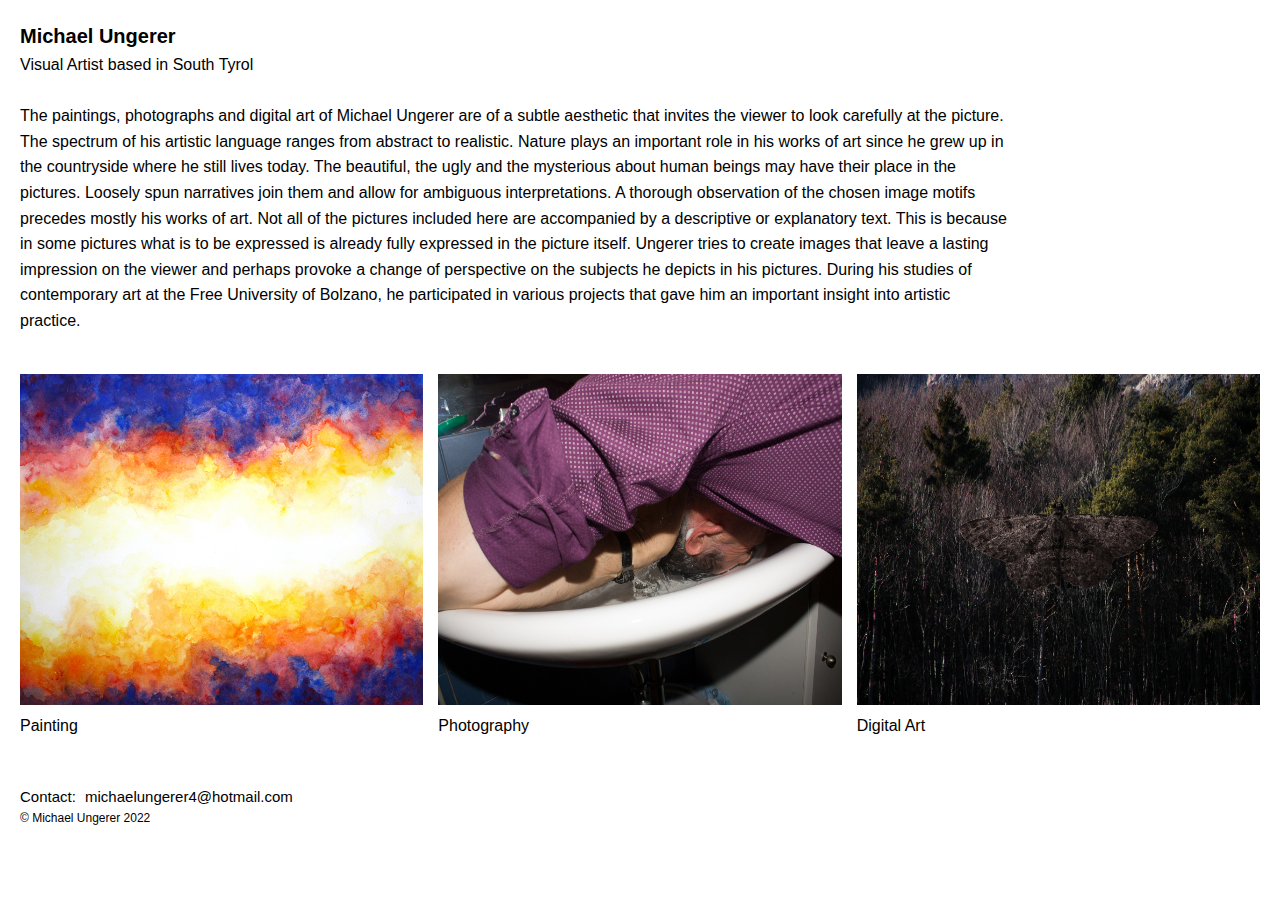
<file: index.html>
<!DOCTYPE html>
<html>
<head>
    <meta name="viewport" content="width=device-width, initial-scale=1.0">
    <title>Michael Ungerer</title>
    
    <link href="styles.css" rel="stylesheet">
    </head>
    
    <body>
        <div class="main">
            <div class="parent">
                <div class="childtext">
                    <h1 style="font-size: 20px;">Michael Ungerer</h1>
                    <p>Visual Artist based in South Tyrol</p>
                    <br>
                    <p>The paintings, photographs and digital art of Michael Ungerer are of a subtle aesthetic that invites the viewer to look carefully at the picture. 
                       The spectrum of his artistic language ranges from abstract to realistic. Nature plays an important role in his works of art since he grew up 
                       in the countryside where he still lives today. The beautiful, the ugly and the mysterious about human beings may have their place in the pictures. 
                       Loosely spun narratives join them and allow for ambiguous interpretations. A thorough observation of the chosen image motifs precedes mostly
                       his works of art. Not all of the pictures included here are accompanied by a descriptive or explanatory text. This is because in some pictures 
                       what is to be expressed is already fully expressed in the picture itself. Ungerer tries to create images that leave a lasting impression on 
                       the viewer and perhaps provoke a change of perspective on the subjects he depicts in his pictures. During his studies of contemporary art at 
                       the Free University of Bolzano, he participated in various projects that gave him an important insight into artistic practice.
                   </p>
                </div>
                
                <div class="child"><a href="Painting.html"> 
                    <img src="img/IMG_0663.jpg" alt="Aquarell"><span class="linktext">Painting</span></a></div>
                
                <div class="child"><a href="Photography.html"> 
                    <img src="img/sette_buchi_Michael UngererIMG_0421.jpg" alt="foto"><span class="linktext">Photography</span></a></div>
                
                
                <div class="child"><a href="Digitalart.html"> 
                    <img src="img/Schneiderrr.jpg" alt="moth"><span class="linktext">Digital Art</span></a></div>
            </div>
    
            </div>
        
           
            
       
        <div class="footer">
            <span>Contact: </span>
            <a href="mailto:michaelungerer4@hotmail.com" class="email-link">michaelungerer4@hotmail.com</a>
            <p style="font-size: 12px">© Michael Ungerer 2022</p>
            </div>
    </body>
</html>
</file>
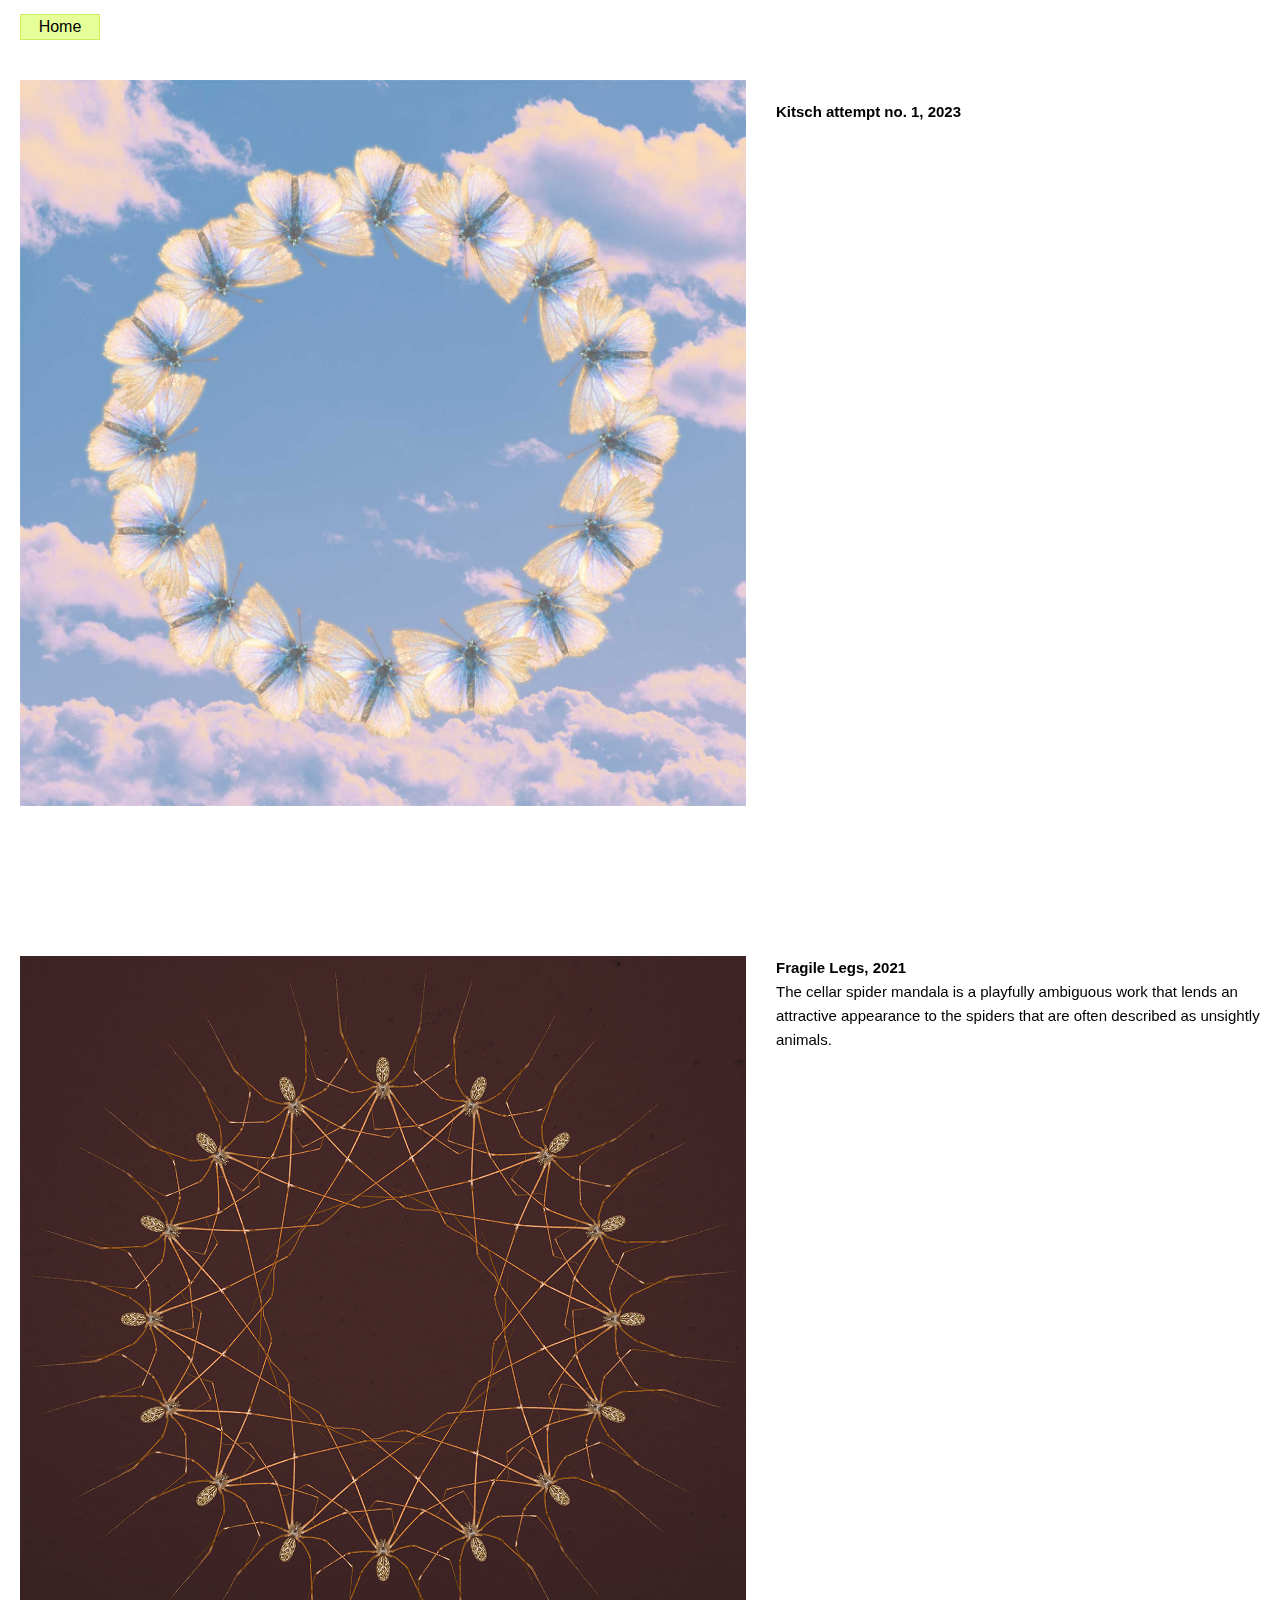
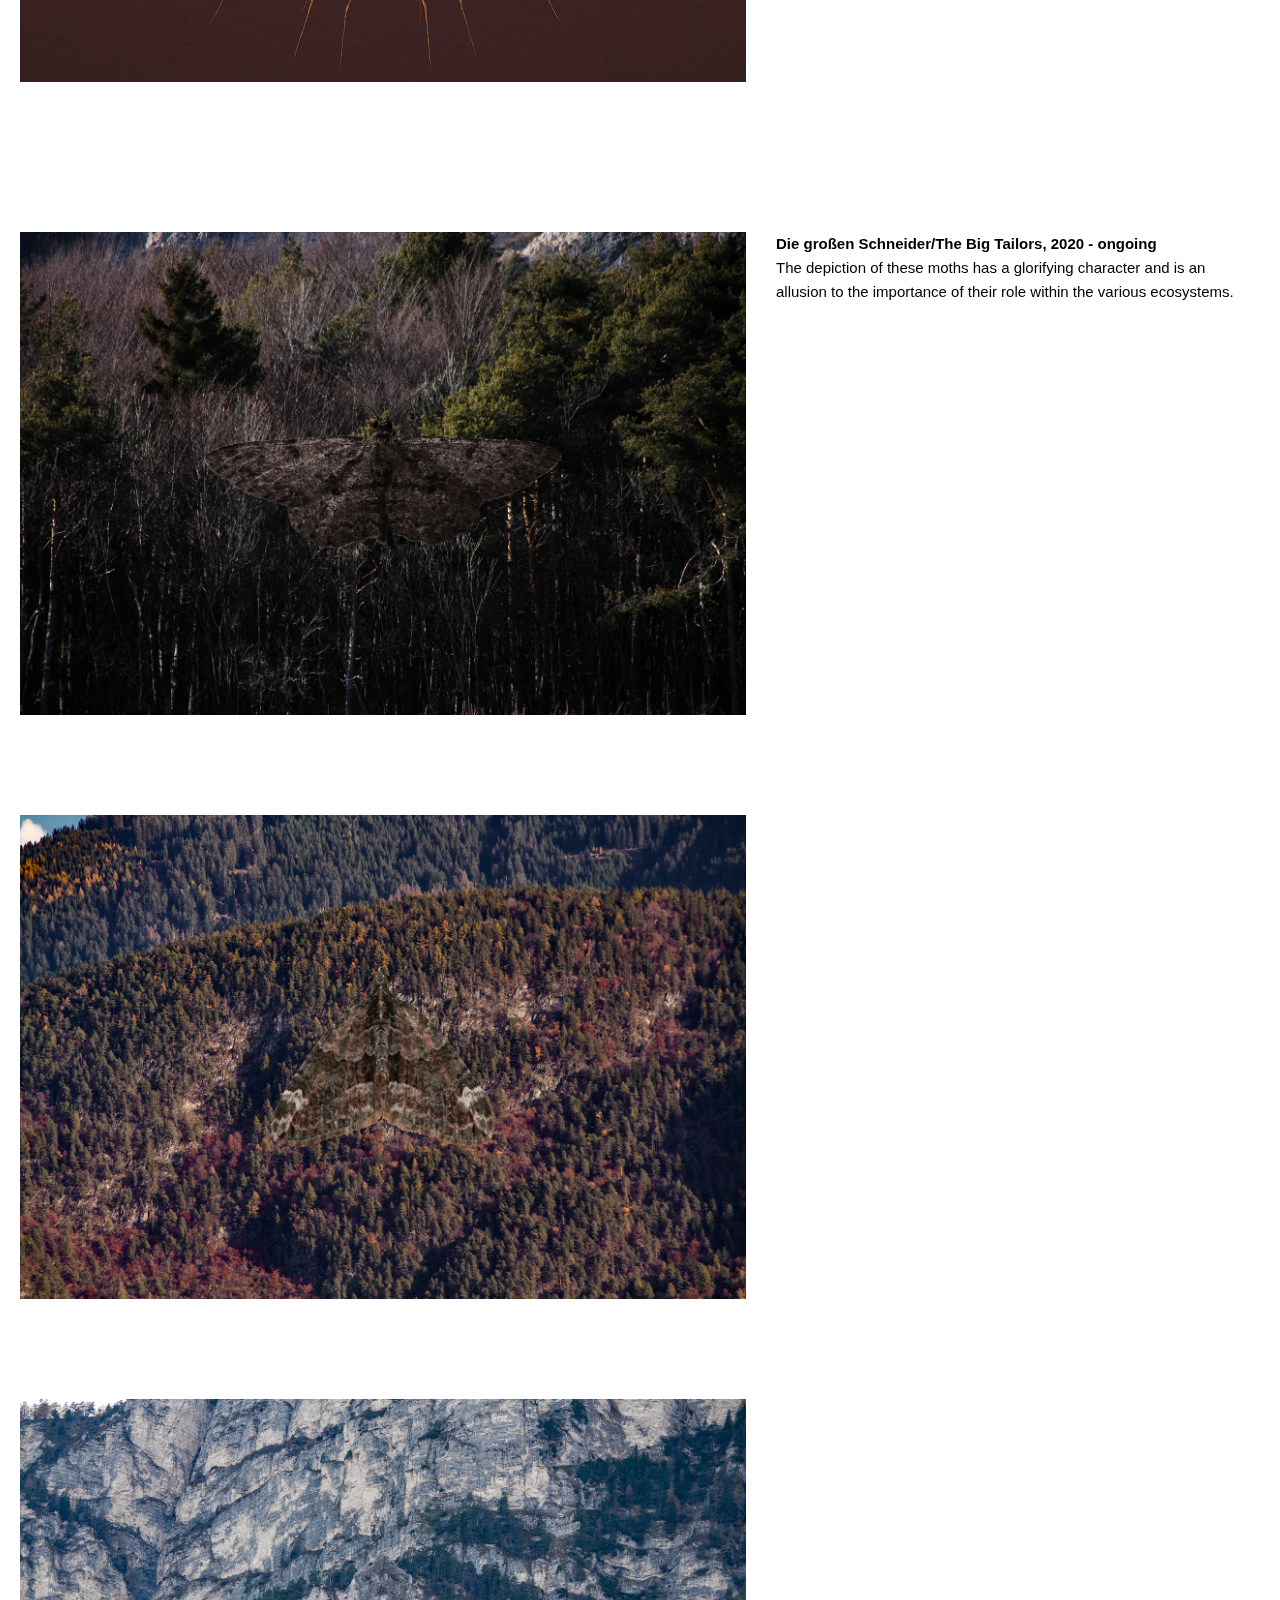
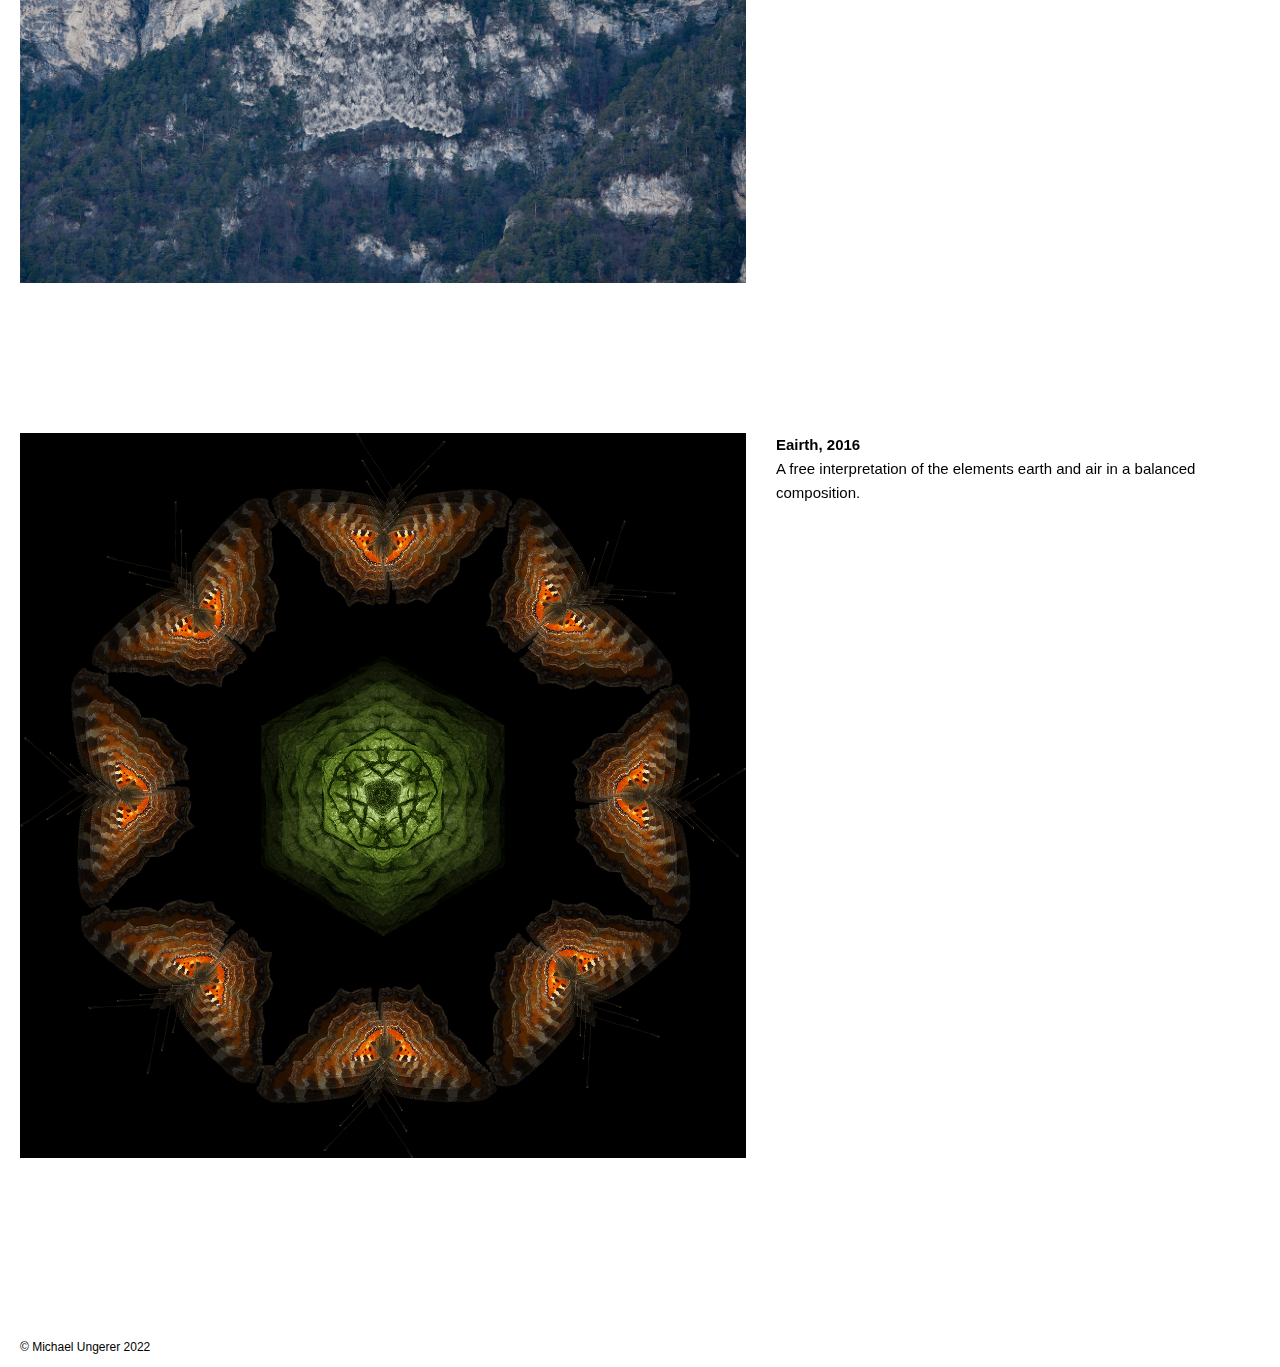
<file: Digitalart.html>
<!DOCTYPE html>
<html>
<head>
    <meta name="viewport" content="width=device-width, initial-scale=1.0">
    <title>Digital Art - Michael Ungerer</title>
    <meta charset="utf-8">
    <meta name="viewport" content="width=device-width, initial-scale=1">
    <link href="styles.css" rel="stylesheet">
    </head>
    
    <body>
        
        <div class="main2">
        <div class="header">
        <a href="index.html">
            <div class="Home">
            <div class="text-home">Home</div>
            </div>
        </a>
            </div>
            
               <div class="colcontainer">
                   <div class="textparent">
          <div id="stickytext">
          <span style="font-weight: bold">Kitsch attempt no. 1, 2023</span>
            <p> 
            </p>
        </div>
        </div>
            
            <div class="bild">
            <div class="imageok"><img src="img/schmetterling" alt="schmetterling"></div>
        </div>
        </div>
        
            
            <div class="colcontainer">
                   <div class="textparent">
          <div id="stickytext">
          <span style="font-weight: bold">Fragile Legs, 2021</span>
            <p>The cellar spider mandala is a playfully ambiguous work that lends an attractive appearance to the spiders that are often described as unsightly animals.
            </p>
        </div>
        </div>
            
            <div class="bild">
             <div class="imageok"><img src="img/spinne mandala.jpg" alt="spidermandala"></div>
        </div>
        </div>
            
            <div class="colcontainer">
                 <div class="textparent">
          <div id="stickytext">
          <span style="font-weight: bold">Die großen Schneider/The Big Tailors, 2020 - ongoing</span>
            <p>The depiction of these moths has a glorifying character and is an allusion to the importance of their role within the various ecosystems.
            </p>
        </div>
        </div> 
                <div class="bild">
            <div class="imageok"><img src="img/Schneiderrr.jpg" alt="Moth and forest"></div>
            <div class="imageok"><img src="img/Schneider2 ok stop.jpg" alt="Moth"></div>
            <div class="imageok"><img src="img/Schneider 4 ok.jpg" alt="Moth"></div>  
        </div>
            </div>
            
            
             <div class="colcontainer">
                   <div class="textparent">
          <div id="stickytext">
          <span style="font-weight: bold">Eairth, 2016</span>
            <p>A free interpretation of the elements earth and air in a balanced composition.
            </p>
        </div>
        </div>
            
        <div class="bild">
            <div class="imageok"><img src="img/betterflyy.jpg" alt="butterflymandala"></div> 
        </div>
        </div>
            
            
            
           
             </div>
        
        <div class="footer"><p style="font-size: 12px">© Michael Ungerer 2022</p>
            </div>
    
    
    </body>
    </html>
</file>
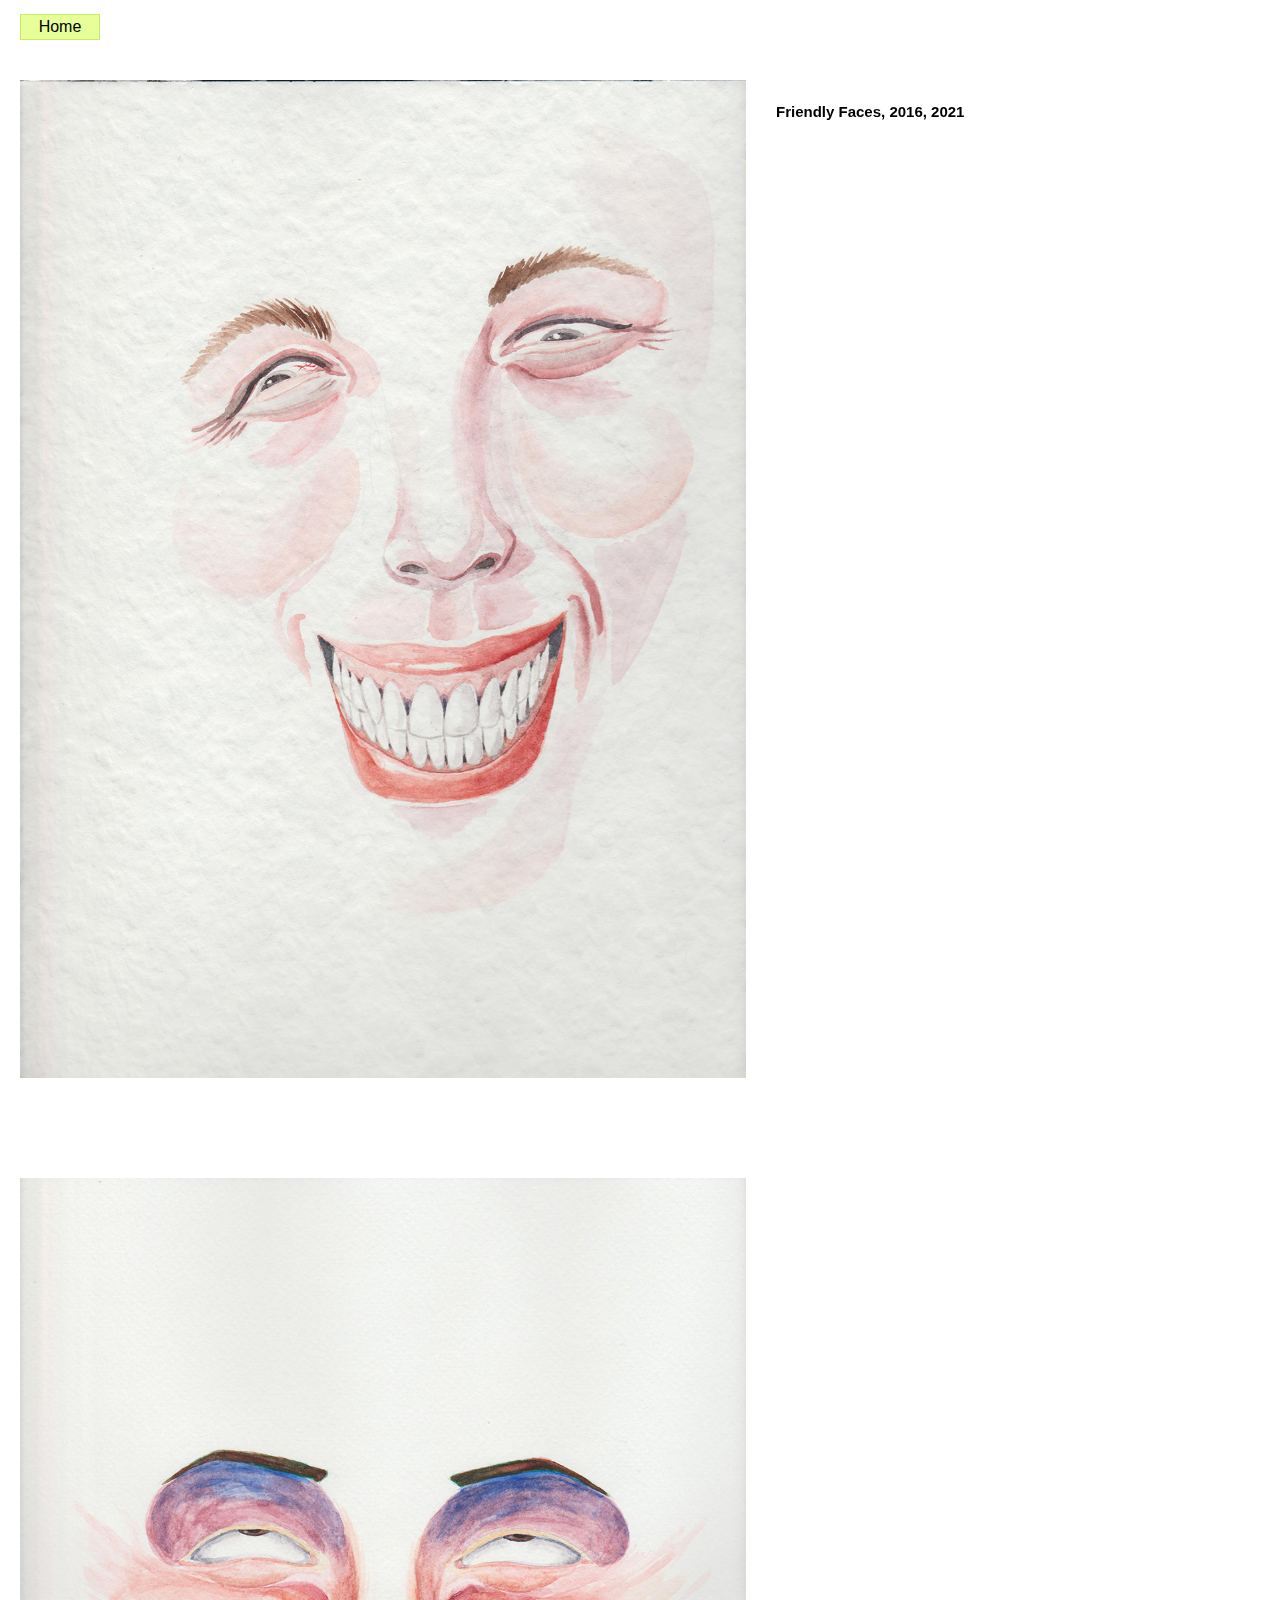
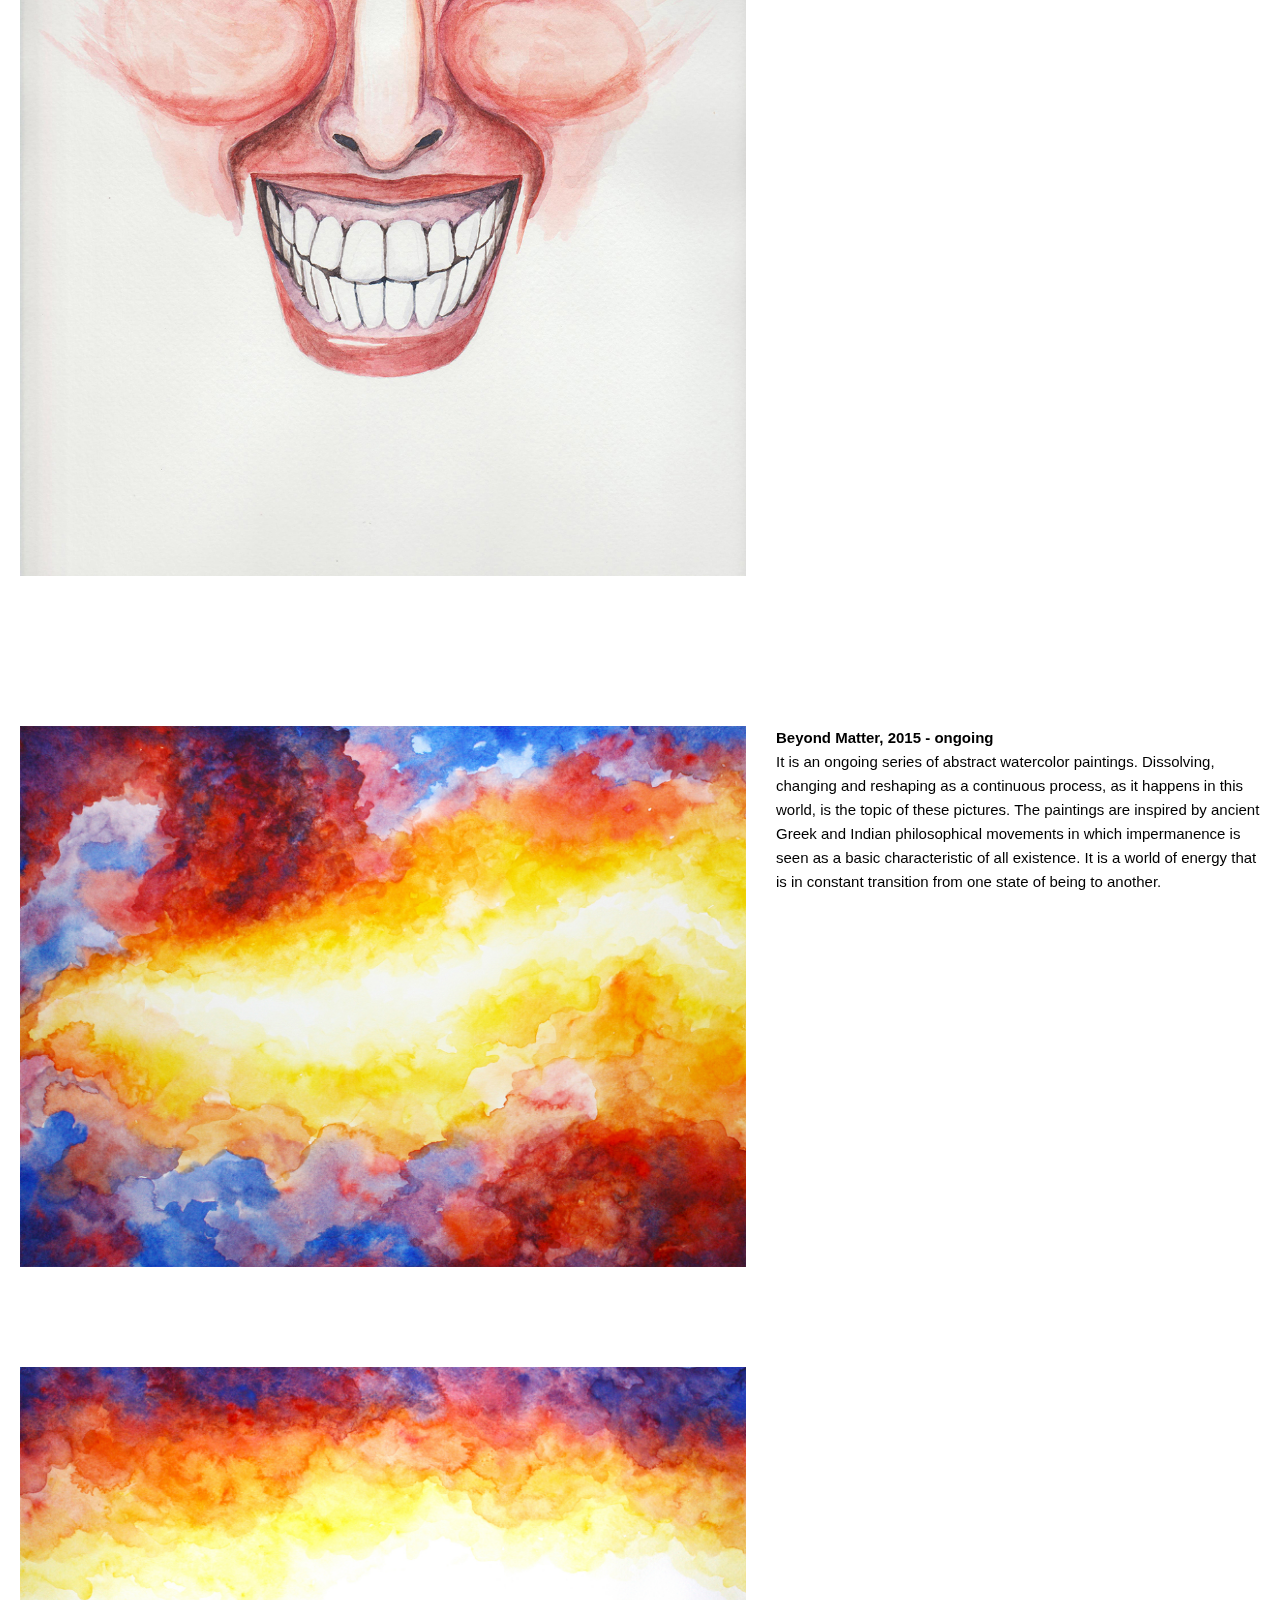
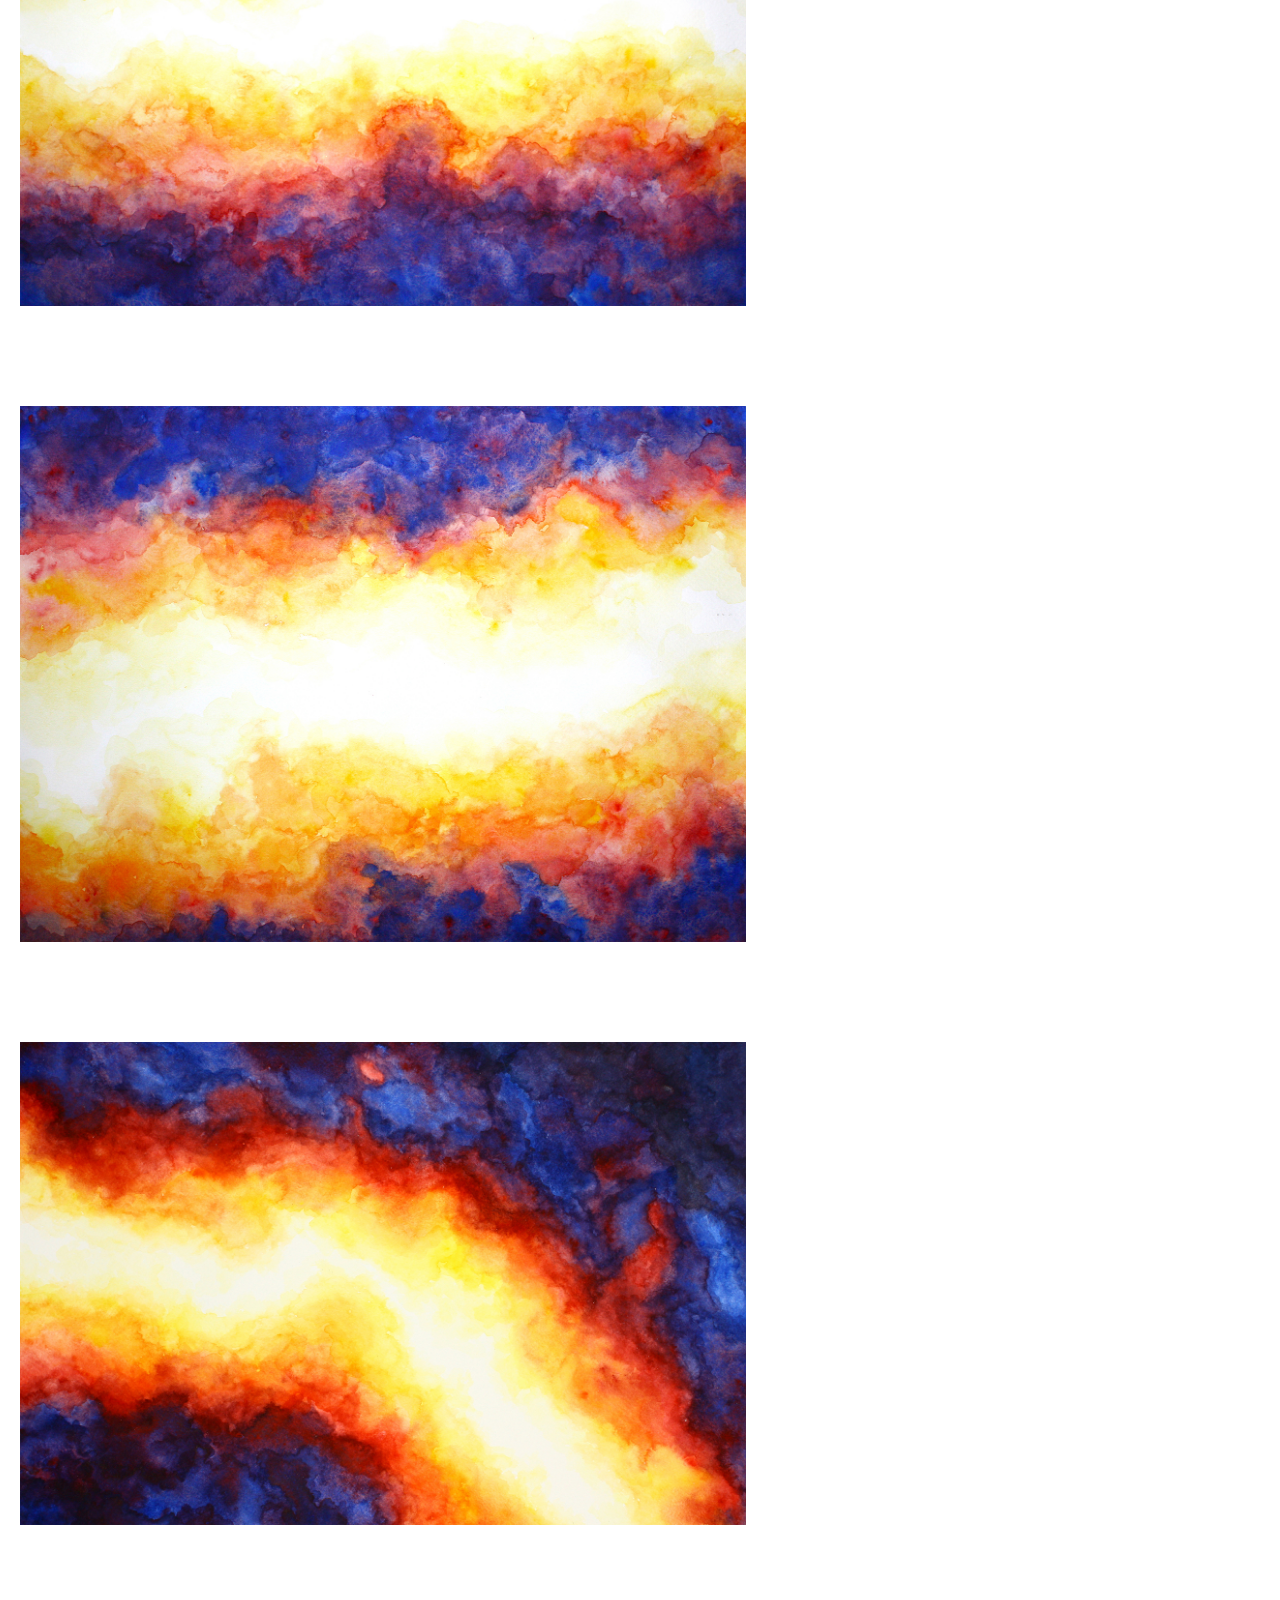
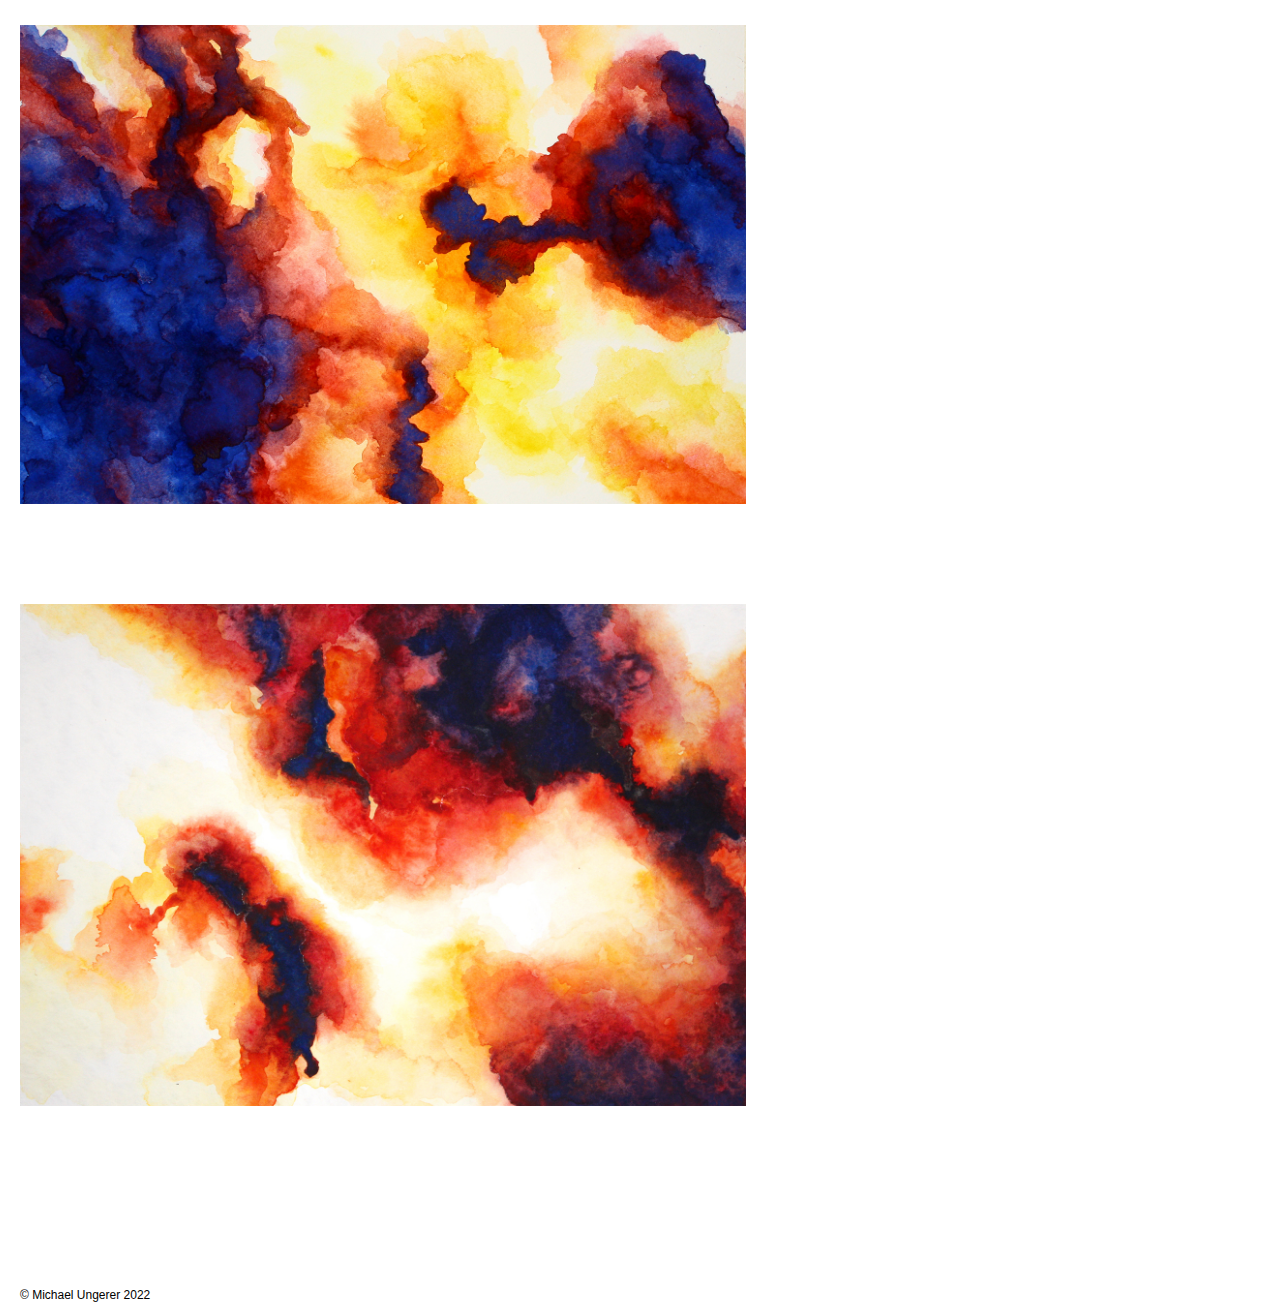
<file: Painting.html>
<!DOCTYPE html>
<html>
<head>
    <meta name="viewport" content="width=device-width, initial-scale=1.0">
    <title>Painting - Michael Ungerer</title>
    
    
    <link href="styles.css" rel="stylesheet">
    </head>
    
    <body>
        <div class="main2">
        
            <div class="header">
        <a href="index.html">
            <div class="Home">
            <div class="text-home">Home</div>
            </div>
        </a>
            </div>
        
        <div class="colcontainer">
           <div class="textparent">
                <div id="stickytext">
            <span style="font-weight: bold">Friendly Faces, 2016, 2021</span> 
            <p>
            </p>
               </div>
        </div>
            
            
            <div class="bild">
                  <div class="imageok">
              <img src="img/face-copia-72ppi.jpg" alt="painting of a face"></div>
            <div class="imageok">
               <img src="img/face-72ppi.jpg" alt="painting of a face"></div>
            </div>
            </div>
        
        
            <div class="colcontainer">
           <div class="textparent">
                <div id="stickytext">
            <span style="font-weight: bold">Beyond Matter, 2015 - ongoing</span> 
            <p>It is an ongoing series of abstract watercolor paintings. Dissolving, changing and reshaping 
                as a continuous process, as it happens in this world, is the topic of these pictures. 
                The paintings are inspired by ancient Greek and Indian philosophical movements in which 
                impermanence is seen as a basic characteristic of all existence.  It is a world of energy 
                that is in constant transition from one state of being to another. 
            </p>
               </div>
        </div>
            
            
            <div class="bild">
                 <div class="imageok">
               <img src="img/IMG_0657.jpg" alt="colorful painting 2015" ></div>
            <div class="imageok">
               <img src="img/IMG_0659.jpg" alt="colorful painting 2016/2017" ></div>
            <div class="imageok">
                <img src="img/IMG_0663.jpg" alt="colorful painting3" ></div>
            <div class="imageok">
                <img src="img/fertig-aquarell.jpg" alt="colorful painting1"></div>
            <div class="imageok">
                <img src="img/fertigIMG_7887.jpg" alt="colorful painting2"></div>
            <div class="imageok">
                <img src="img/IMG_8377ok.jpg" alt="colorful painting2"></div>
            </div>
        </div>

            
          
       
            </div>
            
        
        <div class="footer"><p style="font-size: 12px">© Michael Ungerer 2022</p>
            </div>
        
        
       
    </body>
    </html>
</file>
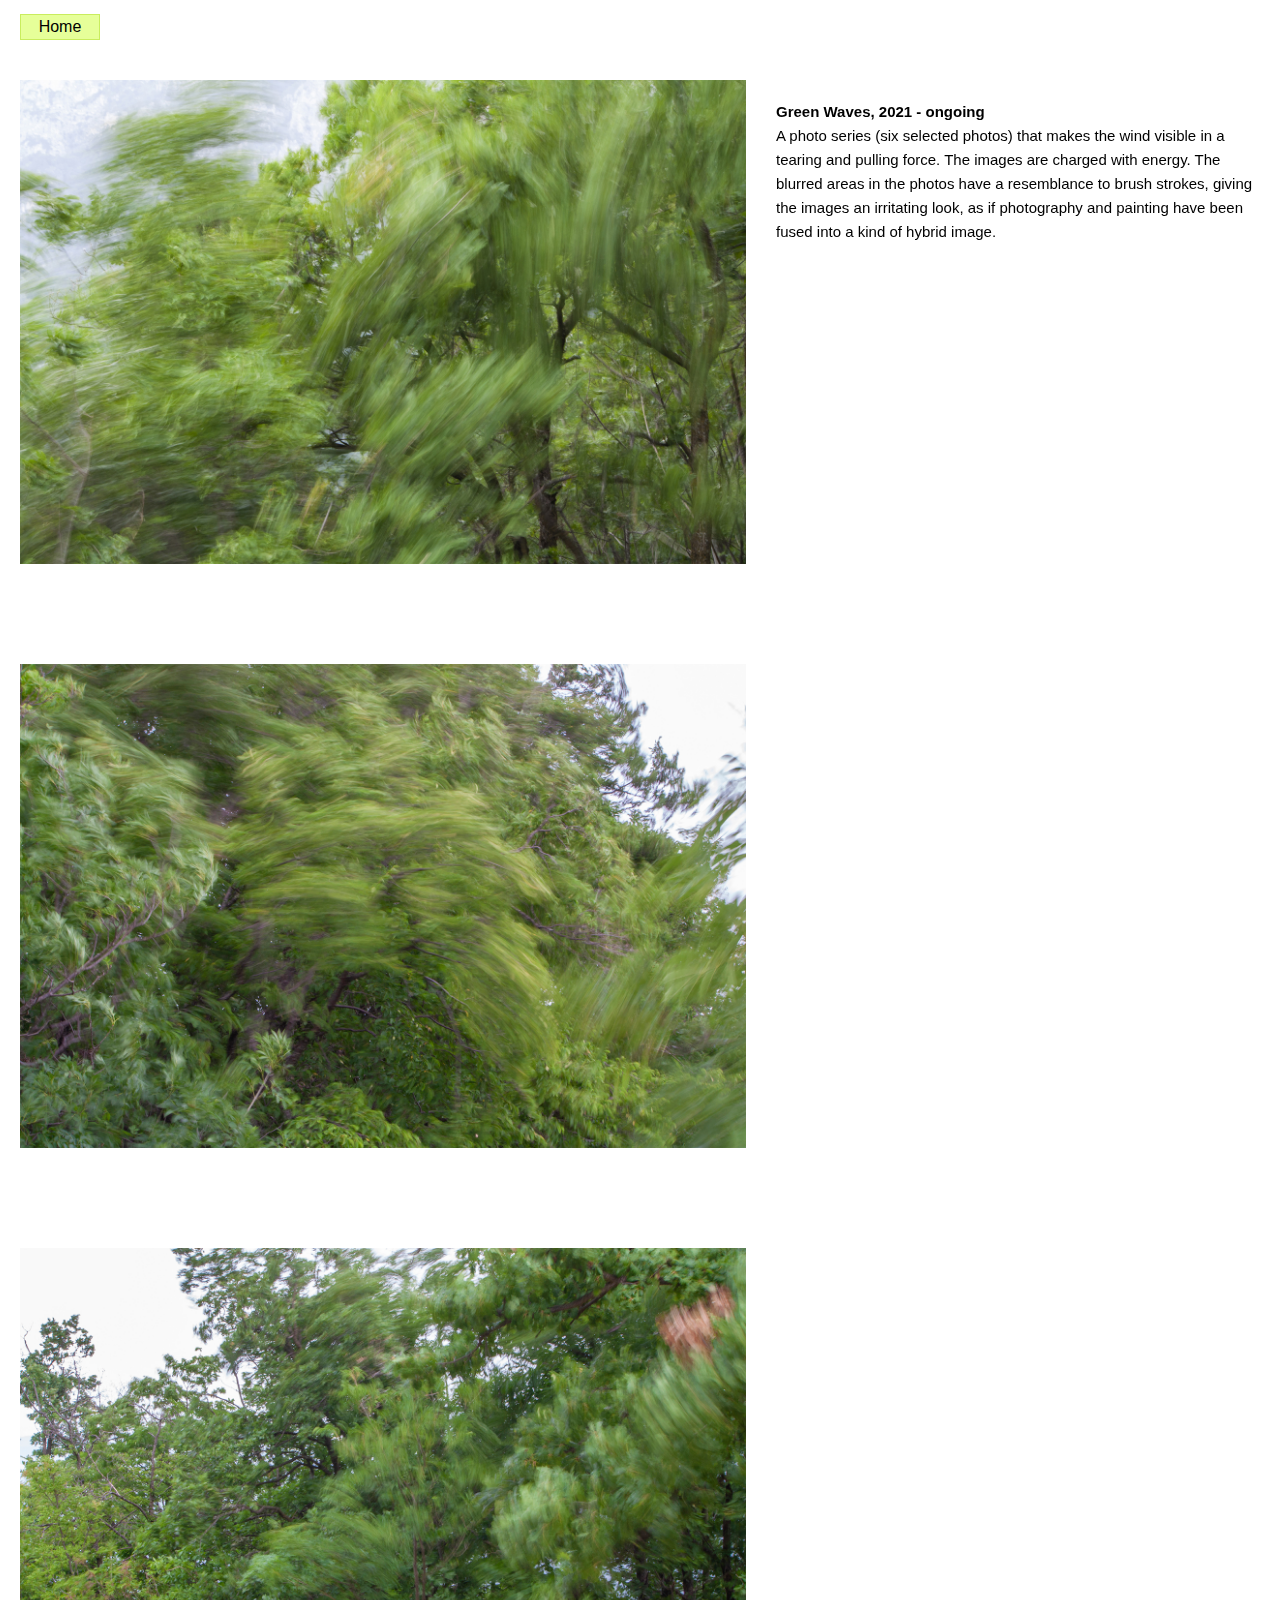
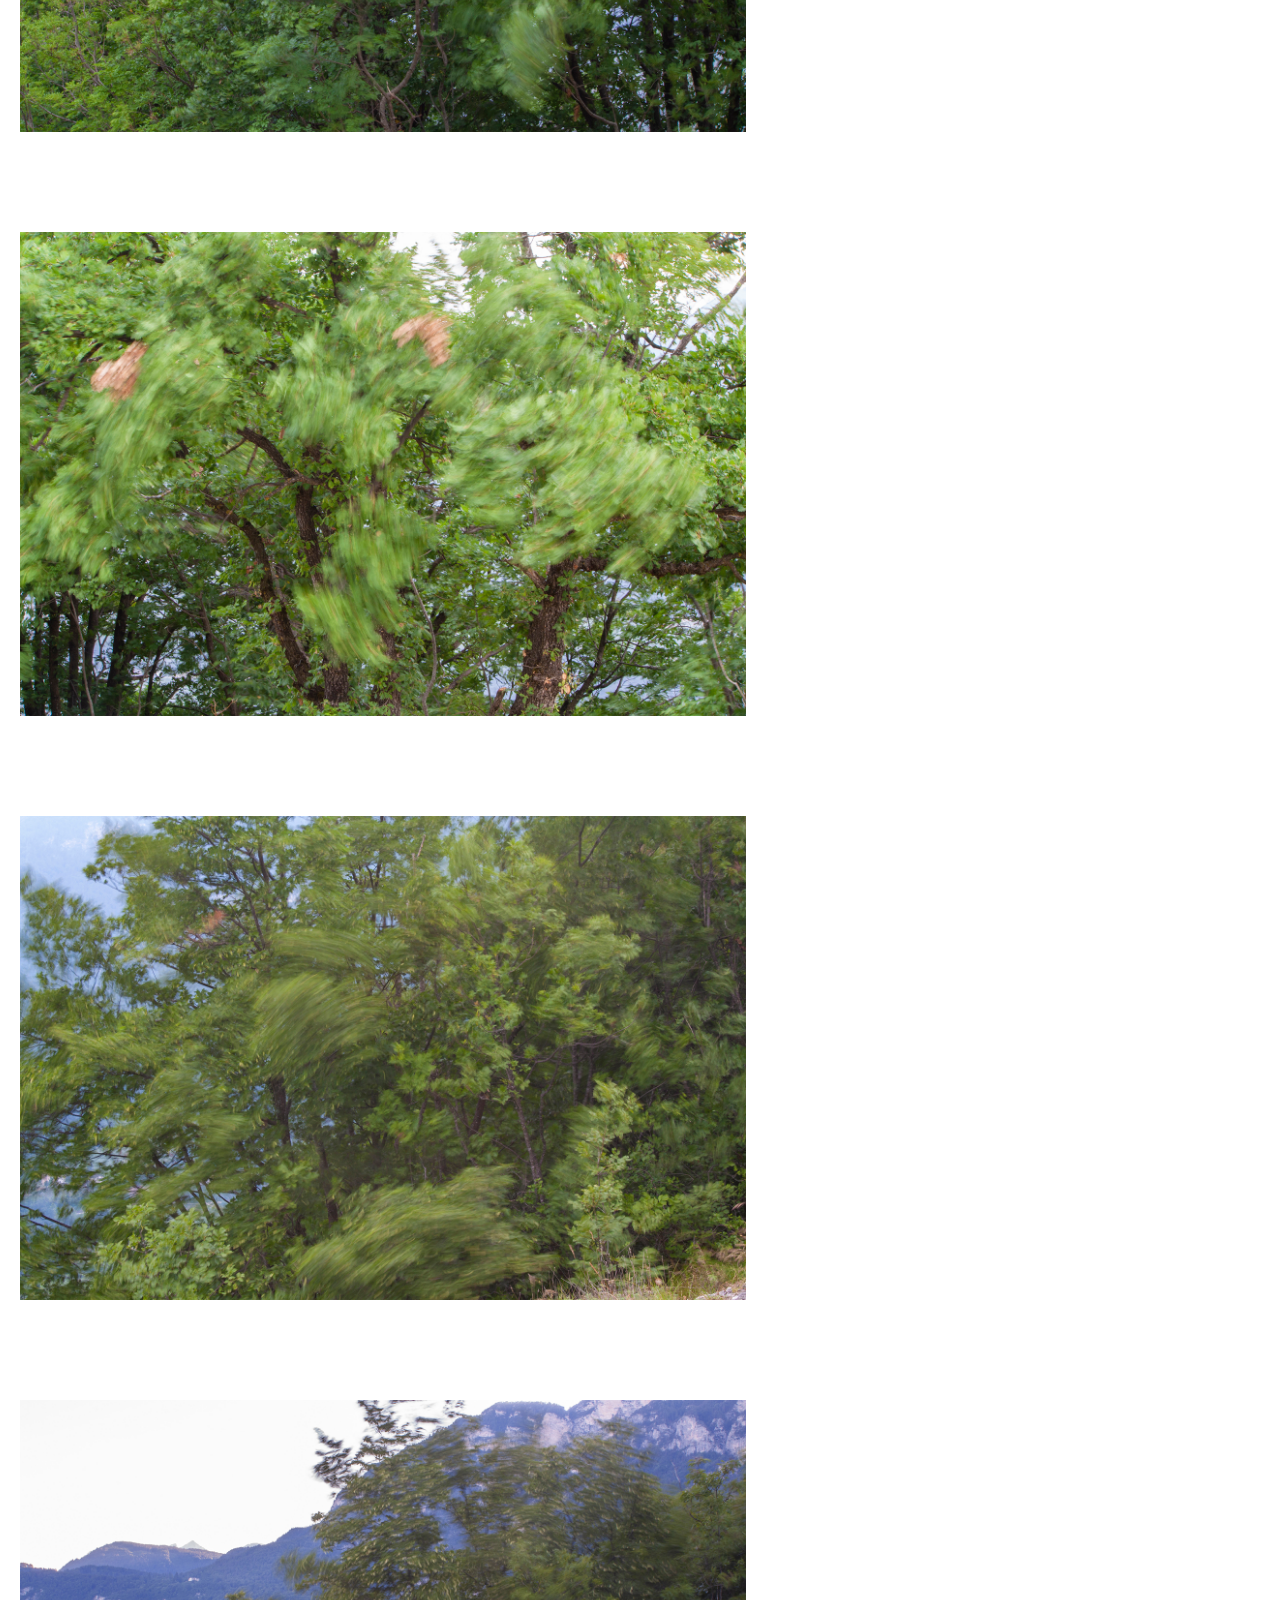
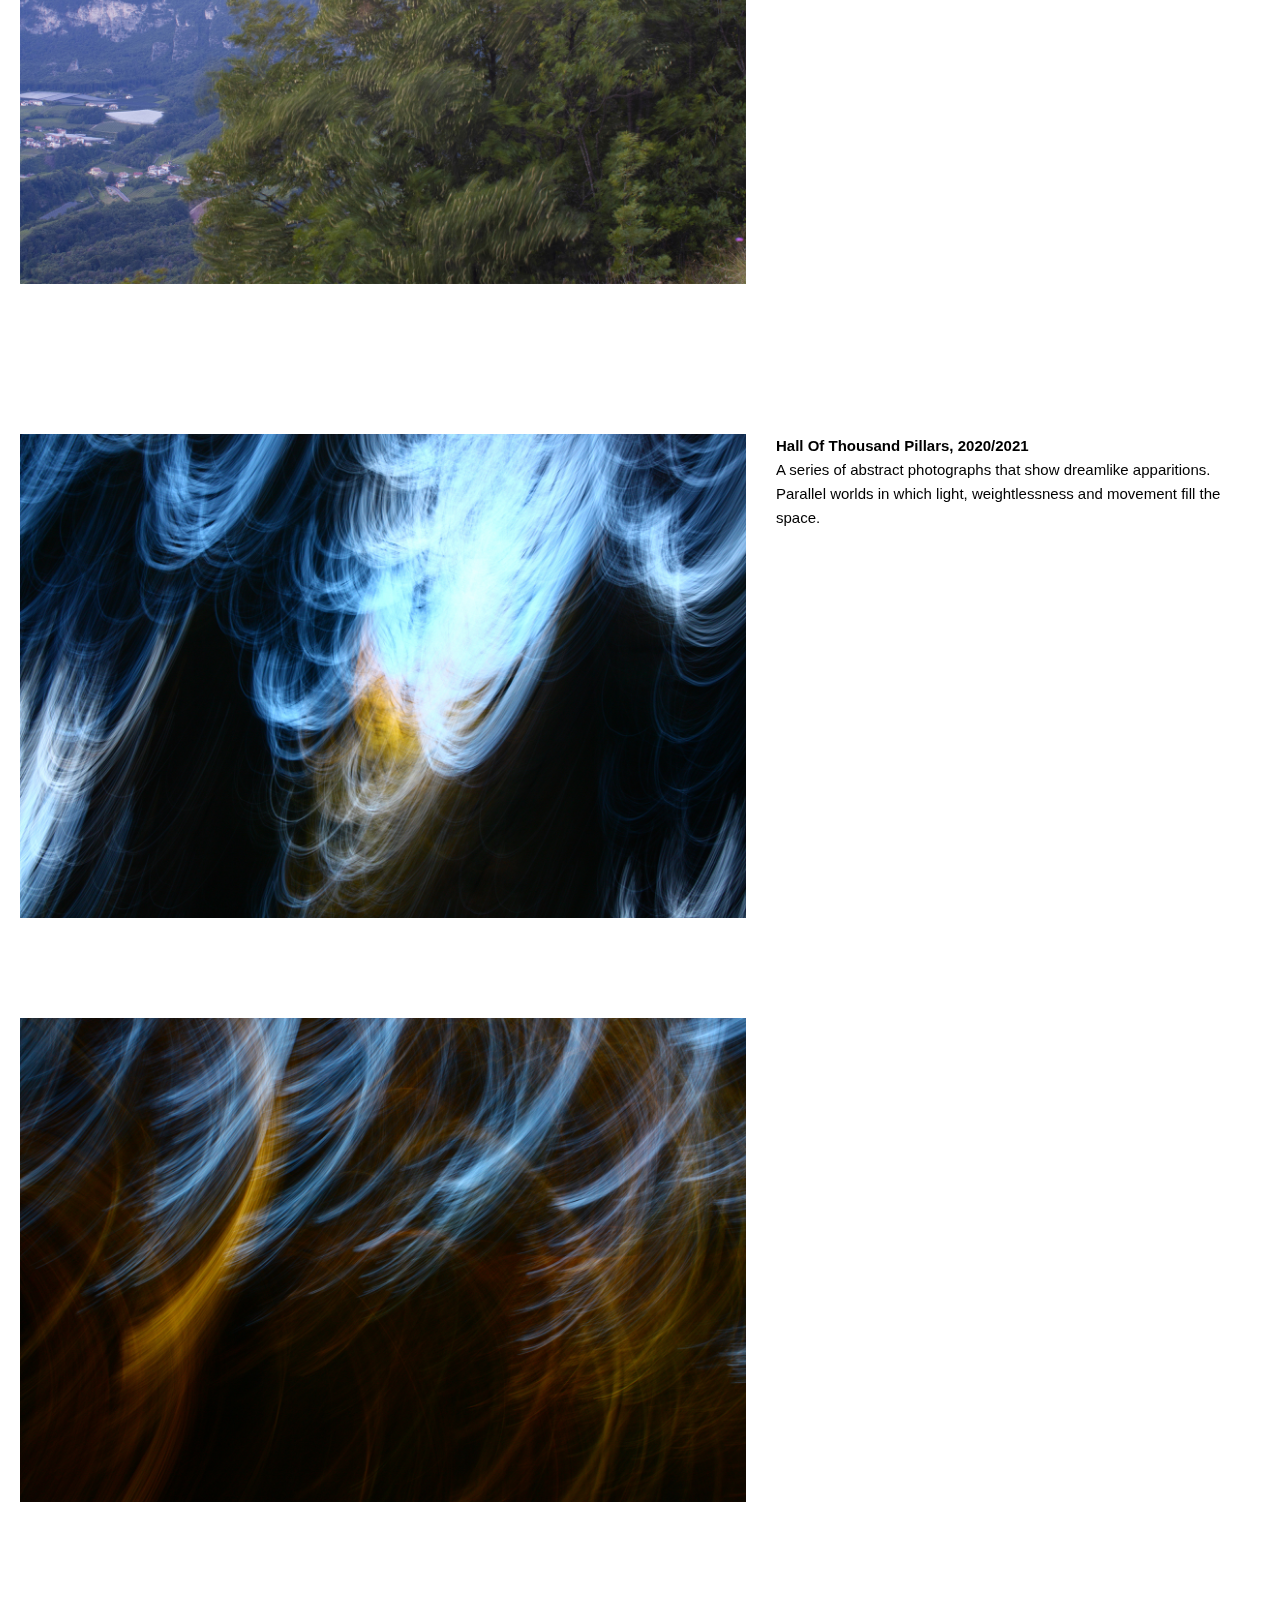
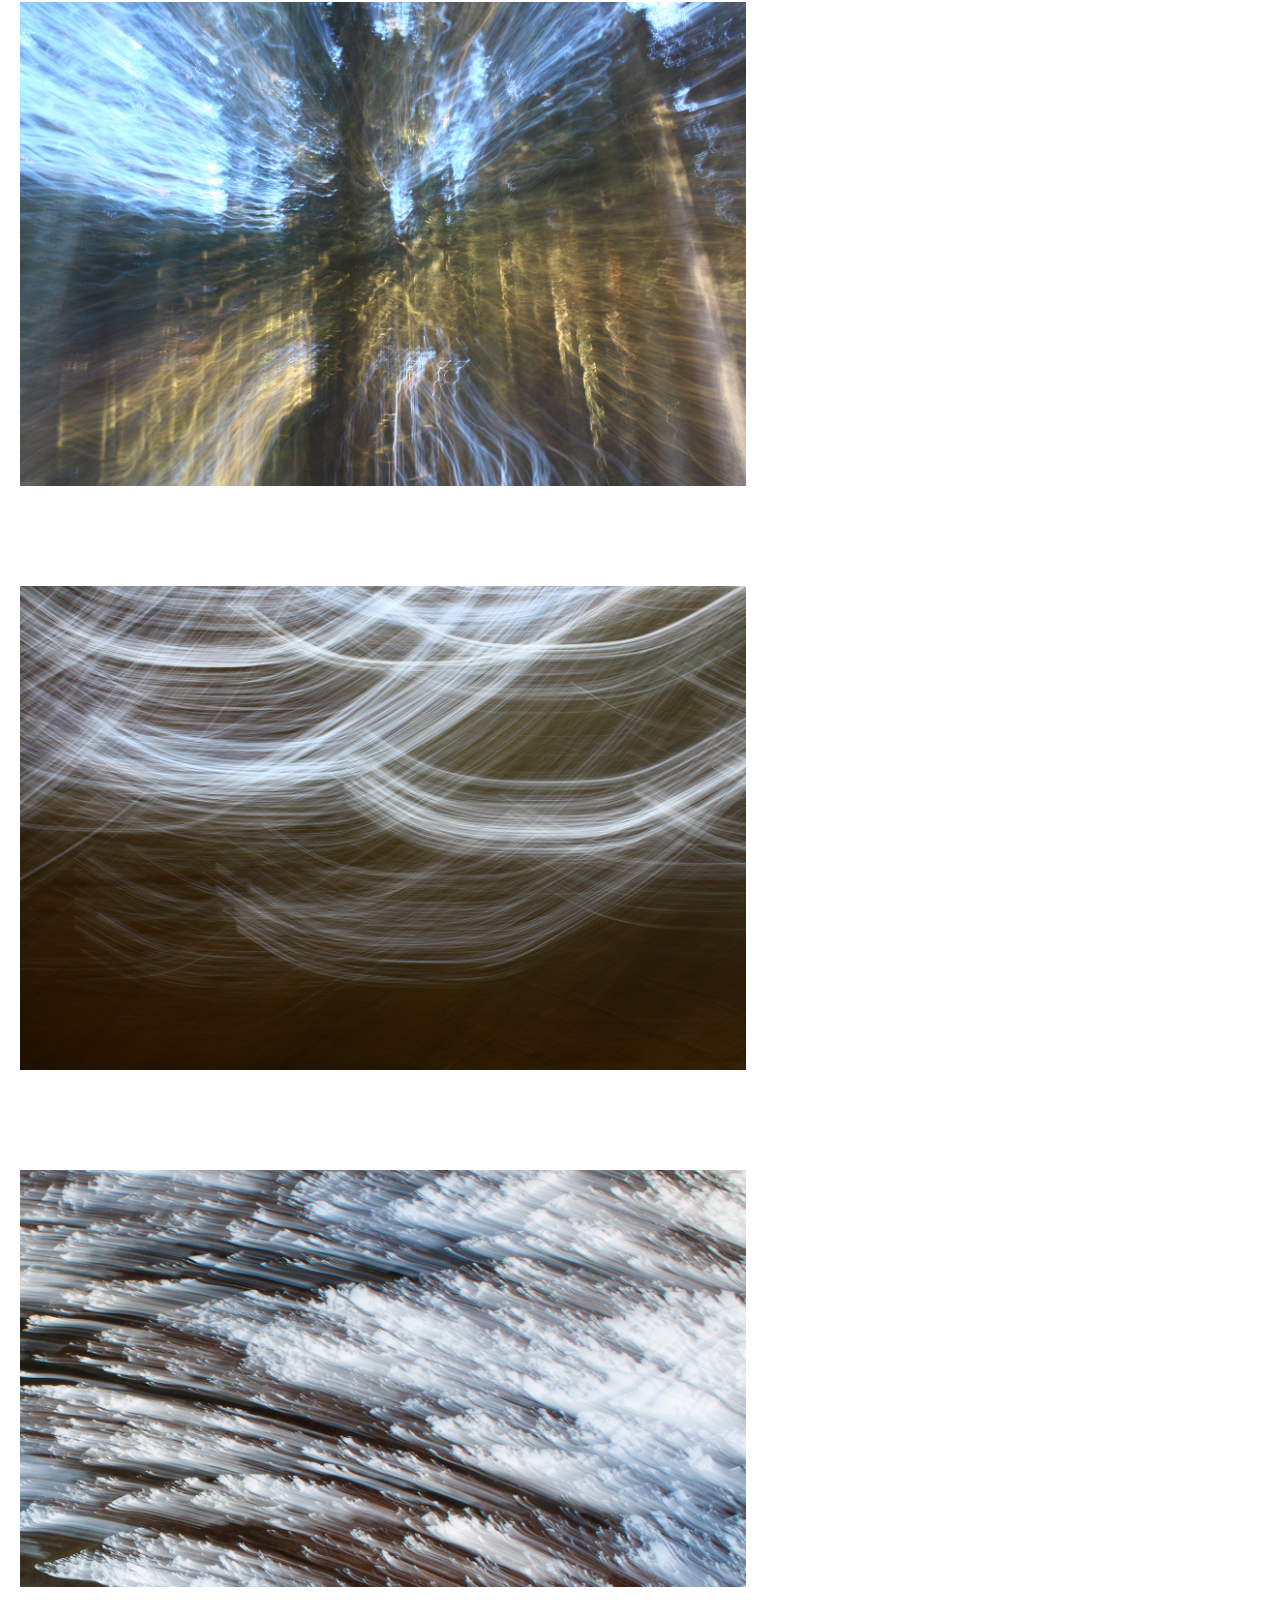
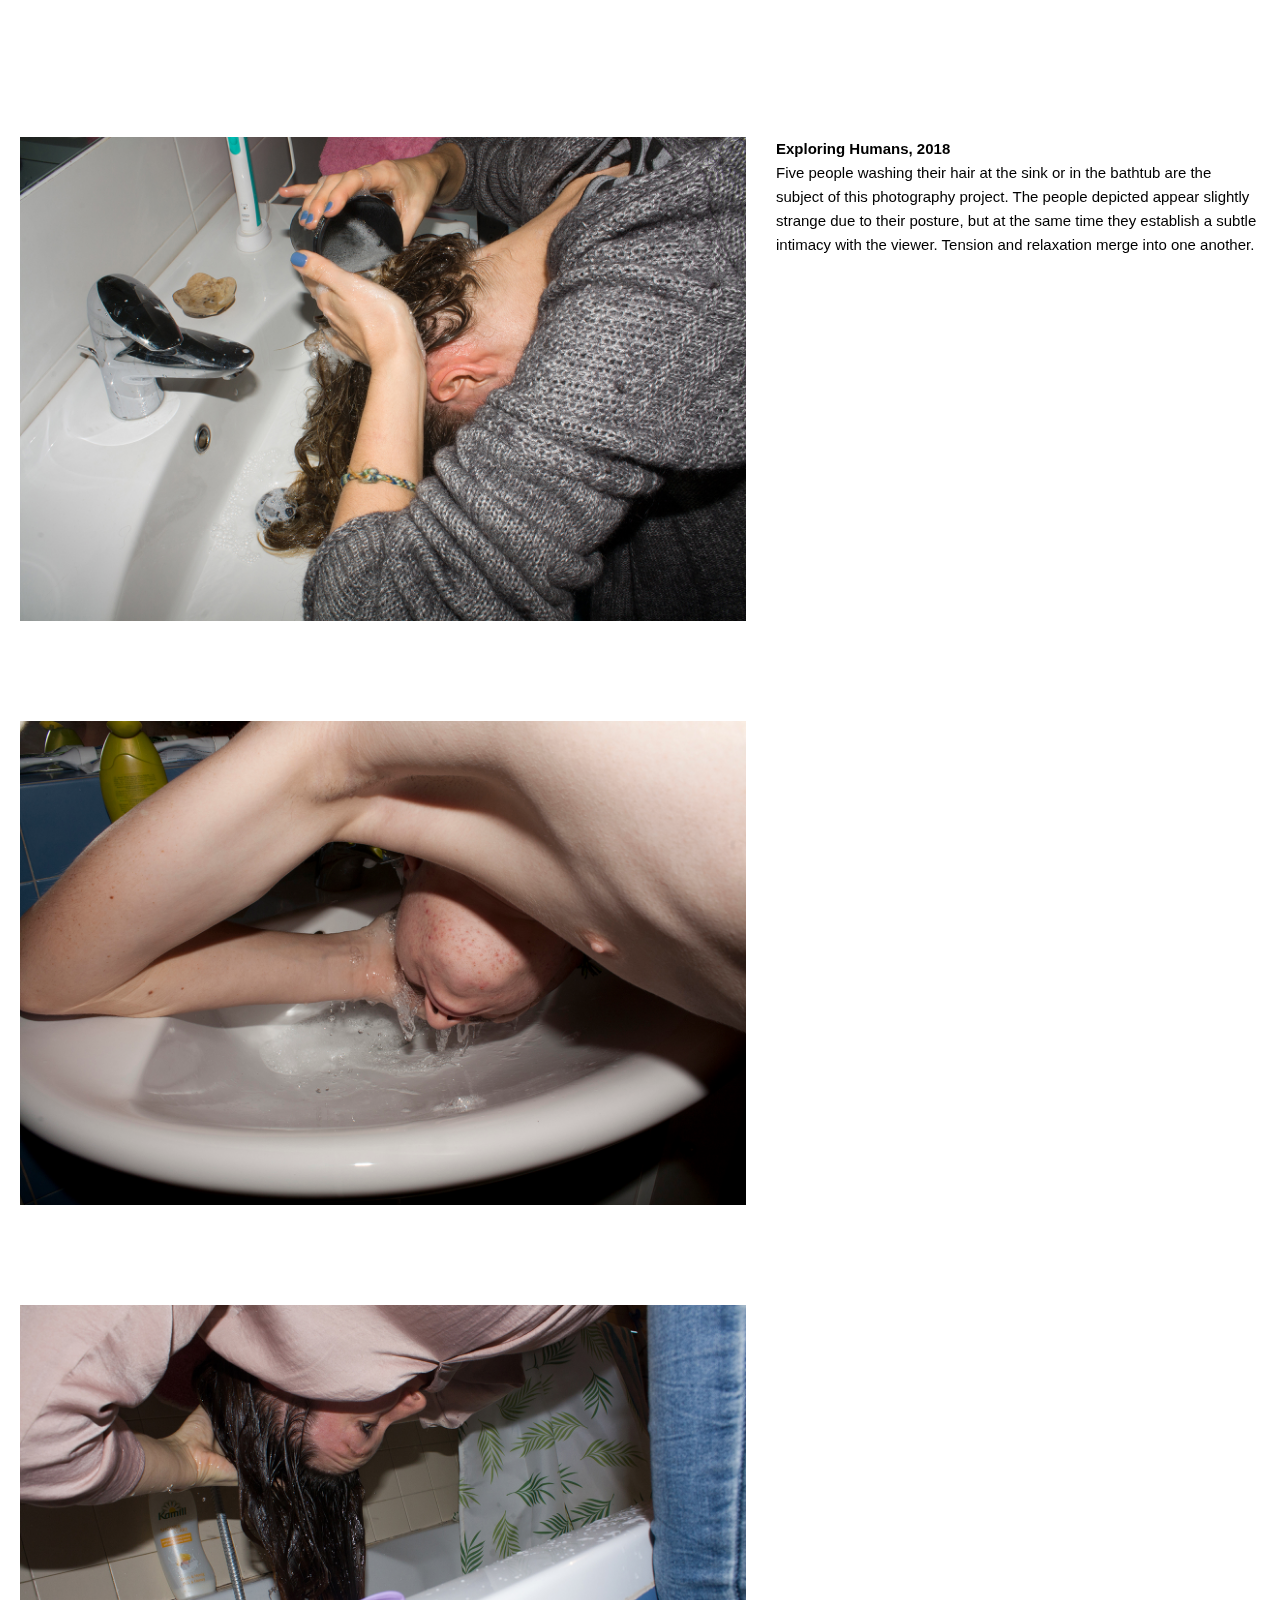
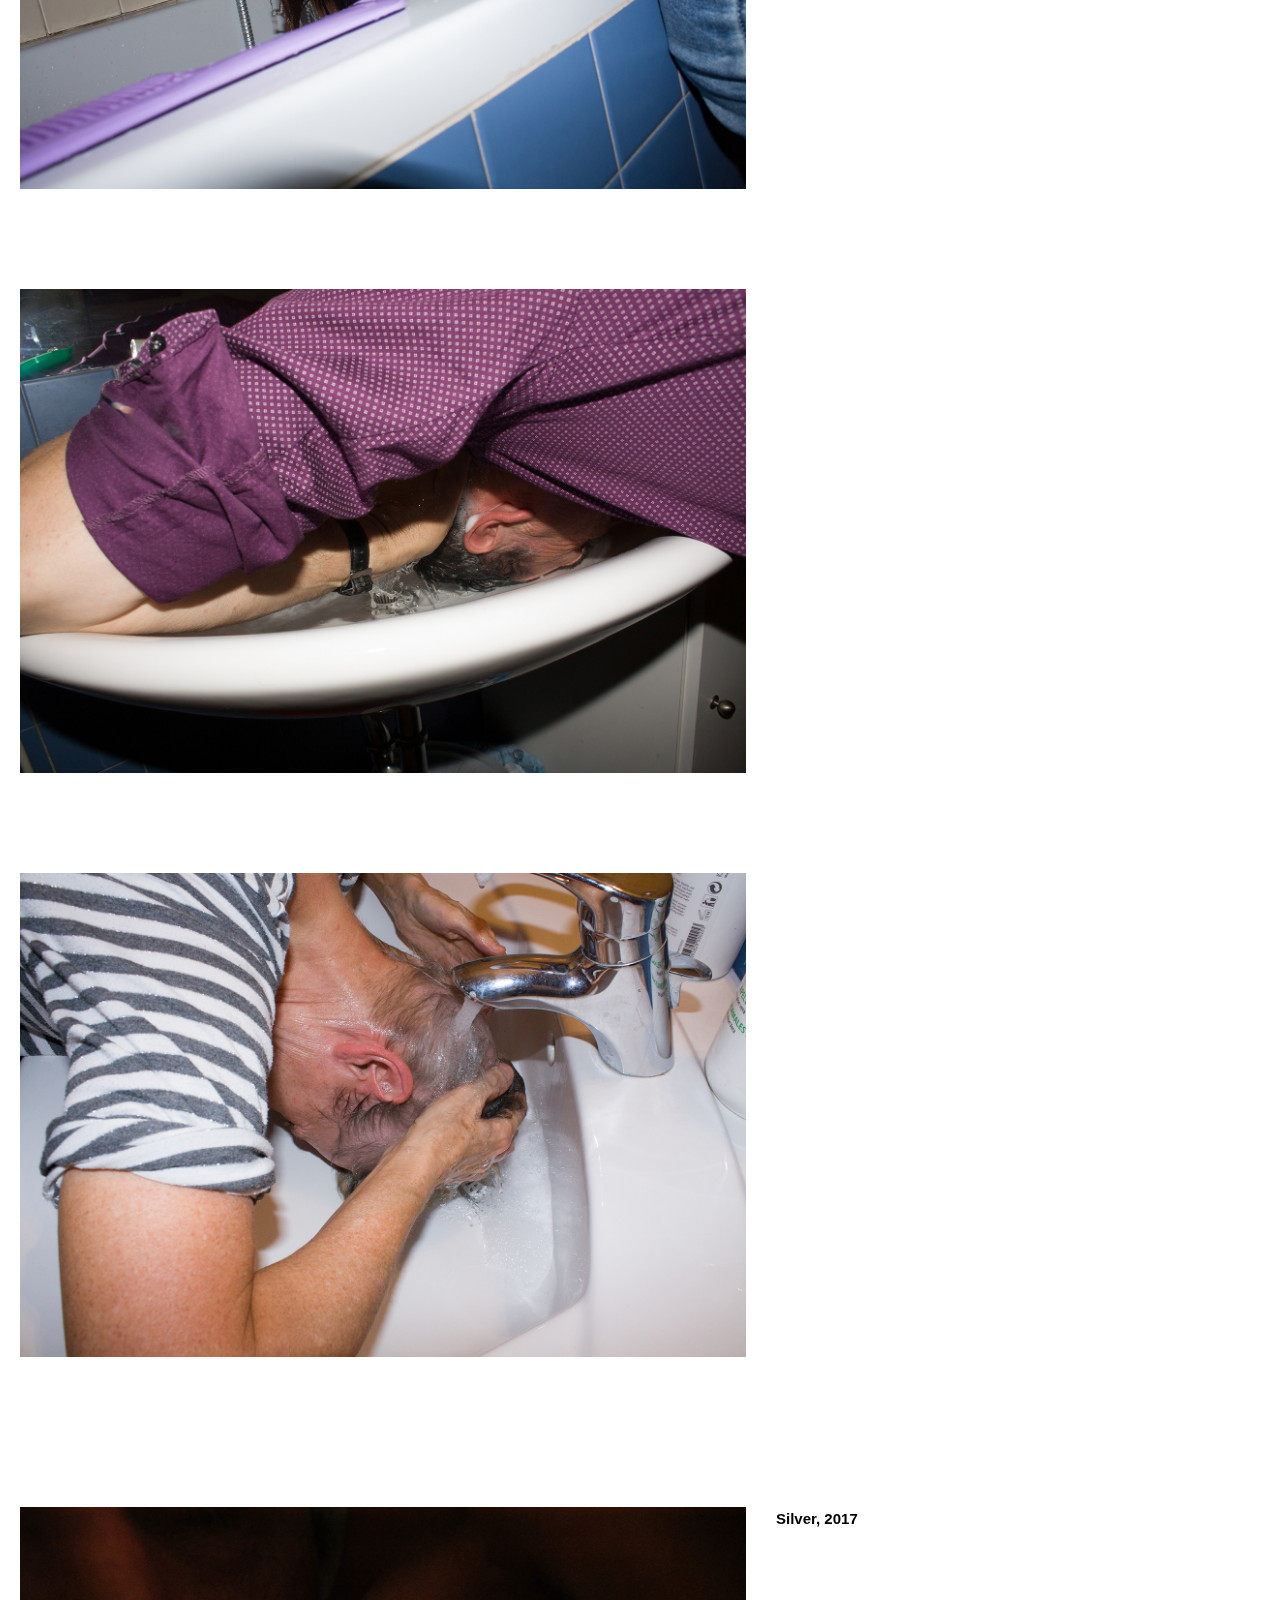
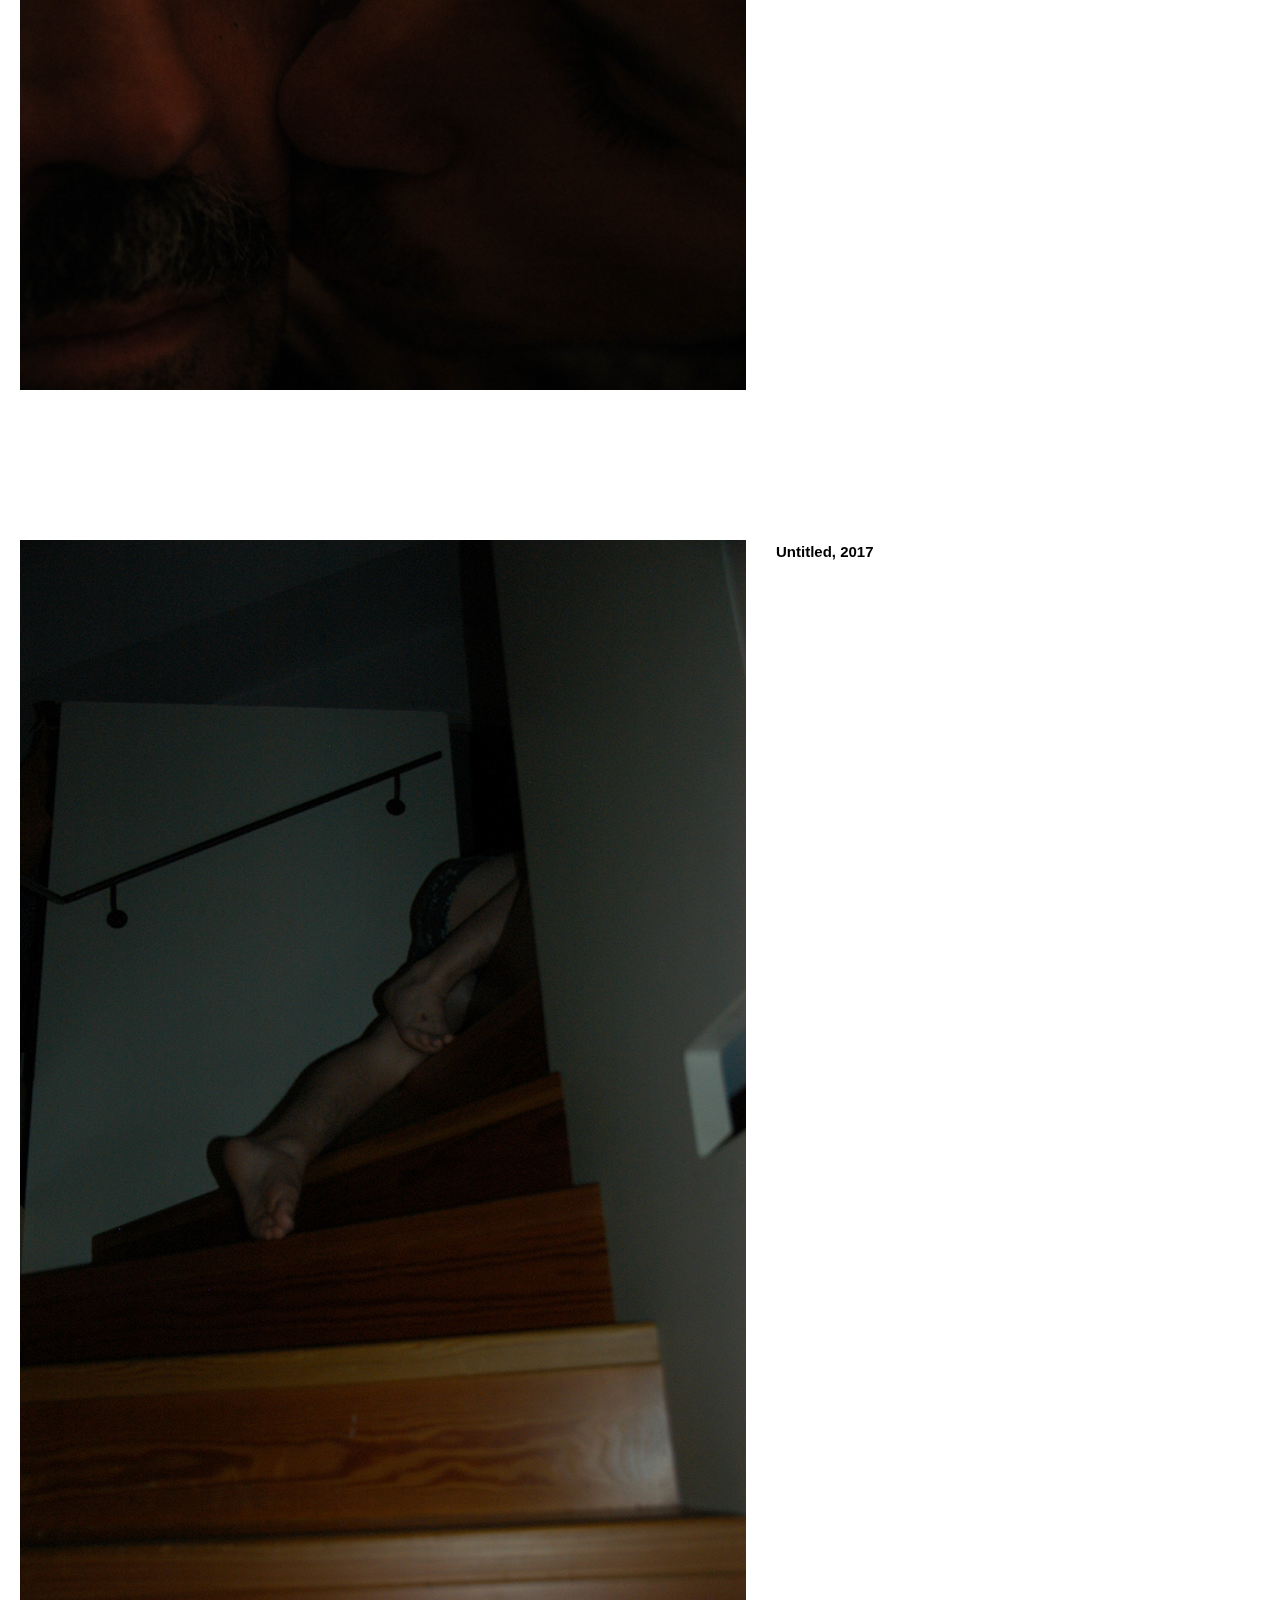
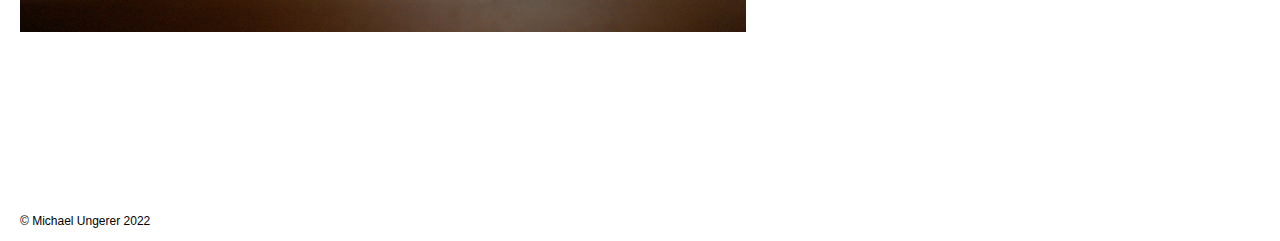
<file: Photography.html>
<!DOCTYPE html>
<html>
<head>
    <meta name="viewport" content="width=device-width, initial-scale=1.0">
    <title>Photography - Michael Ungerer</title>
    
    <link href="styles.css" rel="stylesheet">
    </head>
    
    <body>
        <div class="main2">
       <div class="header">
        <a href="index.html">
            <div class="Home">
            <div class="text-home">Home</div>
            </div>
        </a>
            </div>
            
        <div class="colcontainer"> 
            <div class="textparent">
          <div id="stickytext">
          <span style="font-weight: bold">Green Waves, 2021 - ongoing</span>
              <p>A photo series (six selected photos) that makes the wind visible in a tearing and pulling force. The images are charged with  energy. 
                  The blurred areas in the photos have a resemblance to brush strokes, giving the images an irritating look, as if 
                  photography and painting have been fused into a kind of hybrid image.
              </p> 
        </div>
        </div>
      
            
           
      <div class="bild">
          <div class="imageok">
            <img src="img/IMG_6857-ok72dpi.jpg" alt="tree in the wind1"></div>
          <div class="imageok">
            <img src="img/IMG_6870-ok72dpi.jpg" alt="tree in the wind2"></div>
          <div class="imageok">
            <img src="img/IMG_6891-ok72dpi.jpg" alt="tree in the wind3"></div>
          <div class="imageok">
            <img src="img/IMG_6904-ok72dpi.jpg" alt="tree and wind4"></div>
          <div class="imageok">
            <img src="img/IMG_7829-ok72dpi.jpg" alt="tree and wind5"></div>
          <div class="imageok">
              <img src="img/IMG_7869-ok72dpi.jpg" alt="tree and wind6"></div>
      </div>
          </div>
            
             
        <div class="colcontainer"> 
            <div class="textparent">
          <div id="stickytext">
          <span style="font-weight: bold">Hall Of Thousand Pillars, 2020/2021</span>
            <p>A series of abstract photographs that show dreamlike apparitions. Parallel worlds in which light, weightlessness and movement fill the space.
            </p>
        </div>
        </div>
        
        
          <div class="bild">
            <div class="imageok"><img src="img/IMG_4510.jpg" alt="abstract photo1"></div> 
            <div class="imageok"><img src="img/IMG_4350.jpg" alt="abstract photo2"></div>
            <div class="imageok"><img src="img/IMG_4298.jpg" alt="abstract photo3"></div>
              <div class="imageok"><img src="img/IMG_4101.jpg" alt="abstract photo4"></div>
              <div class="imageok"><img src="img/90 x 51 240.jpg" alt="abstract photo5"></div>
       </div>
            </div>
            
             
            <div class="colcontainer">
                <div class="textparent">
          <div id="stickytext">
          <span style="font-weight: bold">Exploring Humans, 2018</span>
            <p>Five people washing their hair at the sink or in the bathtub are the    subject of this photography project.
               The people depicted appear slightly strange due to their posture, but at the same time they establish a subtle intimacy with the viewer.
               Tension and relaxation merge into one another.
            </p>     
        </div>
       </div>
            
        
       
            <div class="bild">
            <div class="imageok">
                <img src="img/sette_buchi_Michael UngererIMG_0184.jpg" alt="head and hear1"></div>
            <div class="imageok">
                <img src="img/sette_buchi_Michael UngererIMG_0213.jpg" alt="head and heair2"></div>
            <div class="imageok">
                <img src="img/sette_buchi_Michael UngererIMG_0274.jpg" alt="head and hair3"></div>
            <div class="imageok">
                <img src="img/sette_buchi_Michael UngererIMG_0421.jpg" alt="head and hair4"></div>
            <div class="imageok">
                <img src="img/sette_buchi_Michael UngererIMG_9652.jpg" alt="head and hair5"></div>
                </div>
        </div>
            
            
            <div class="colcontainer">
                <div class="textparent">
          <div id="stickytext">
          <span style="font-weight: bold">Silver, 2017</span>
            <p>
            </p>     
        </div>
       </div>
                <div class="bild">
            <div class="imageok">
                <img src="img/silver.jpg" alt="Photo of a kiss"></div>
                </div>
            </div>
            
            
            <div class="colcontainer">
                <div class="textparent">
          <div id="stickytext">
          <span style="font-weight: bold">Untitled, 2017</span>
            <p>
            </p>     
        </div>
       </div>
                <div class="bild">
            <div class="imageok">
               <img src="img/Dream.jpg" alt="stairs and legs"></div>
                </div>
            </div>
            
            
            
            </div>
        
        <div class="footer"><p style="font-size: 12px">© Michael Ungerer 2022</p>
            </div>
        
        

        
    </body>
    </html>
</file>
<file: styles.css>
* {
    margin: 0;
    padding: 0;
    box-sizing: border-box;
}

body {
    font-family: Arial, sans-serif;
    font-size: 16px;
    line-height: 1.6;
}

.main{
    /* background-color: aquamarine; */
    padding: 20px;
    display: flex;
    flex-wrap: wrap;
    justify-content: center;
    
}

.parent {
    /* background-color: lightyellow; */
    gap: 50px;
    width: 100%;
    display: grid;
    grid-template-columns: 1fr;
    padding-bottom: 50px;
}
.child, .childtext {
    /* background-color: lightblue; */
}

.child img {
    max-width: 100%;
    height: 100%;
    background-size: cover;
}

.linktext {
    display: block;  
}

a { 
    color: inherit;
    text-decoration: none;
} 


.footer {
    font-size: 15px;
    padding-top: 10px;
    padding-left: 20px;
    padding-bottom: 10px;
    width: 100%;
    display: block;
    
}

.footer a {
    margin-left: 5px;
}



.main2{
    /* background-color: aquamarine; */
    padding-top: 20px;
    display: flex;
    flex-wrap: wrap;
    justify-content: center;
    margin-top: 60px;
}

.textparent{
    box-shadow: 0 -5px 15px 0 rgba(0,0,0,0.3);
    display:flex;
    font-size: 15px;
    margin-top: 0px;
    padding: 20px 20px;
}

.bild{
    /* background-color: lightblue; */   
}

.bild img {
    display: block;
    max-width: 100%;
    height: auto; 
}
.imageok {
    margin-bottom: 80px;
}


.colcontainer {
    /* background-color: green; */
    display: grid;
    grid grid-template-columns: 1fr;
    grid-row-gap: 0px;
    width: 100%;
    
}

 
.Home{
  position:absolute;
  margin: 0;
  top: 50%;
  left: 50%;
  -ms-transform: translate(-50%, -50%);
  transform: translate(-50%, -50%);  
  border-color: #c9ed5e;
  border-style:solid;
  border-width: 1px;
  width: 80px;
  text-align: center;
  line-height: 24px;
  background-color: #e6ff99;
}

.header{
        z-index: 1;
        overflow:hidden;
        position: fixed;
        top: 0;
        width: 100%;
        height: 55px;
        background-color: white;
        padding-left: 20px;
     }



/* Media Queries */


@media only screen and (min-width: 600px) {
    .parent {
        grid-template-columns: 1fr 1fr;
        column-gap: 15px;
        padding-bottom: 50px;
    }
    .childtext{
        grid-column: 1 /span 2;
    }

}

@media only screen and (min-width: 768px) {
    .parent {
        grid-template-columns: 1fr 1fr;
        padding-bottom: 50px;
        }
        
    .childtext{
        width: 90%;
        grid-column: 1 / span 2;
    }  
    
    /*
    colcontainer {
    background-color: green;
    display: grid;
    grid-template-columns: 1.8fr 1fr;
    column-gap: 20px;
    width: 100%;
    padding-bottom: 50px;
}
    
    textparent {
        grid-area: 1 / 2;
    }
    
    stickytext {
    position: sticky;
    top: 80px;
    align-self: flex-start; 
    margin-bottom: 50px;
 }
    */
    
    .bild img {
        margin-bottom: 100px;
    }
    
}

@media only screen and (min-width: 992px) {
    .parent {
        grid-template-columns: 1fr 1fr 1fr;
        padding-bottom: 50px;
        grid-row-gap: 40px;
        }
        
    .childtext{
        width: 80%;
        grid-column: 1 / span 3;
    } 
    
     .colcontainer {
    /* background-color: green; */
    display: grid;
    grid-template-columns: 1.5fr 1fr;
    column-gap: 30px;
    width: 100%;
    padding-bottom: 50px;
}
    
    .textparent {
        background-color: transparent;
        box-shadow: none;
        grid-area: 1 / 2;
        padding: 0px 0px;
    }
    
    #stickytext{
    position: sticky;
    top: 100px;
    align-self: flex-start;
    margin-bottom: 100px;
 }
    
    .bild img {
        margin-bottom: 100px;
    }
    .main2{
        padding:20px;
    }
    
 .Home {
  position:relative;
  margin:0px;
  top: 25%;
  left: 0%;
  -ms-transform: none;
  transform: none;  
  border-color: #c9ed5e;
  border-style:solid;
  border-width: 1px;
  width: 80px;
  text-align: center;
  line-height: 24px;
  background-color: #e6ff99;
    
}
</file>
